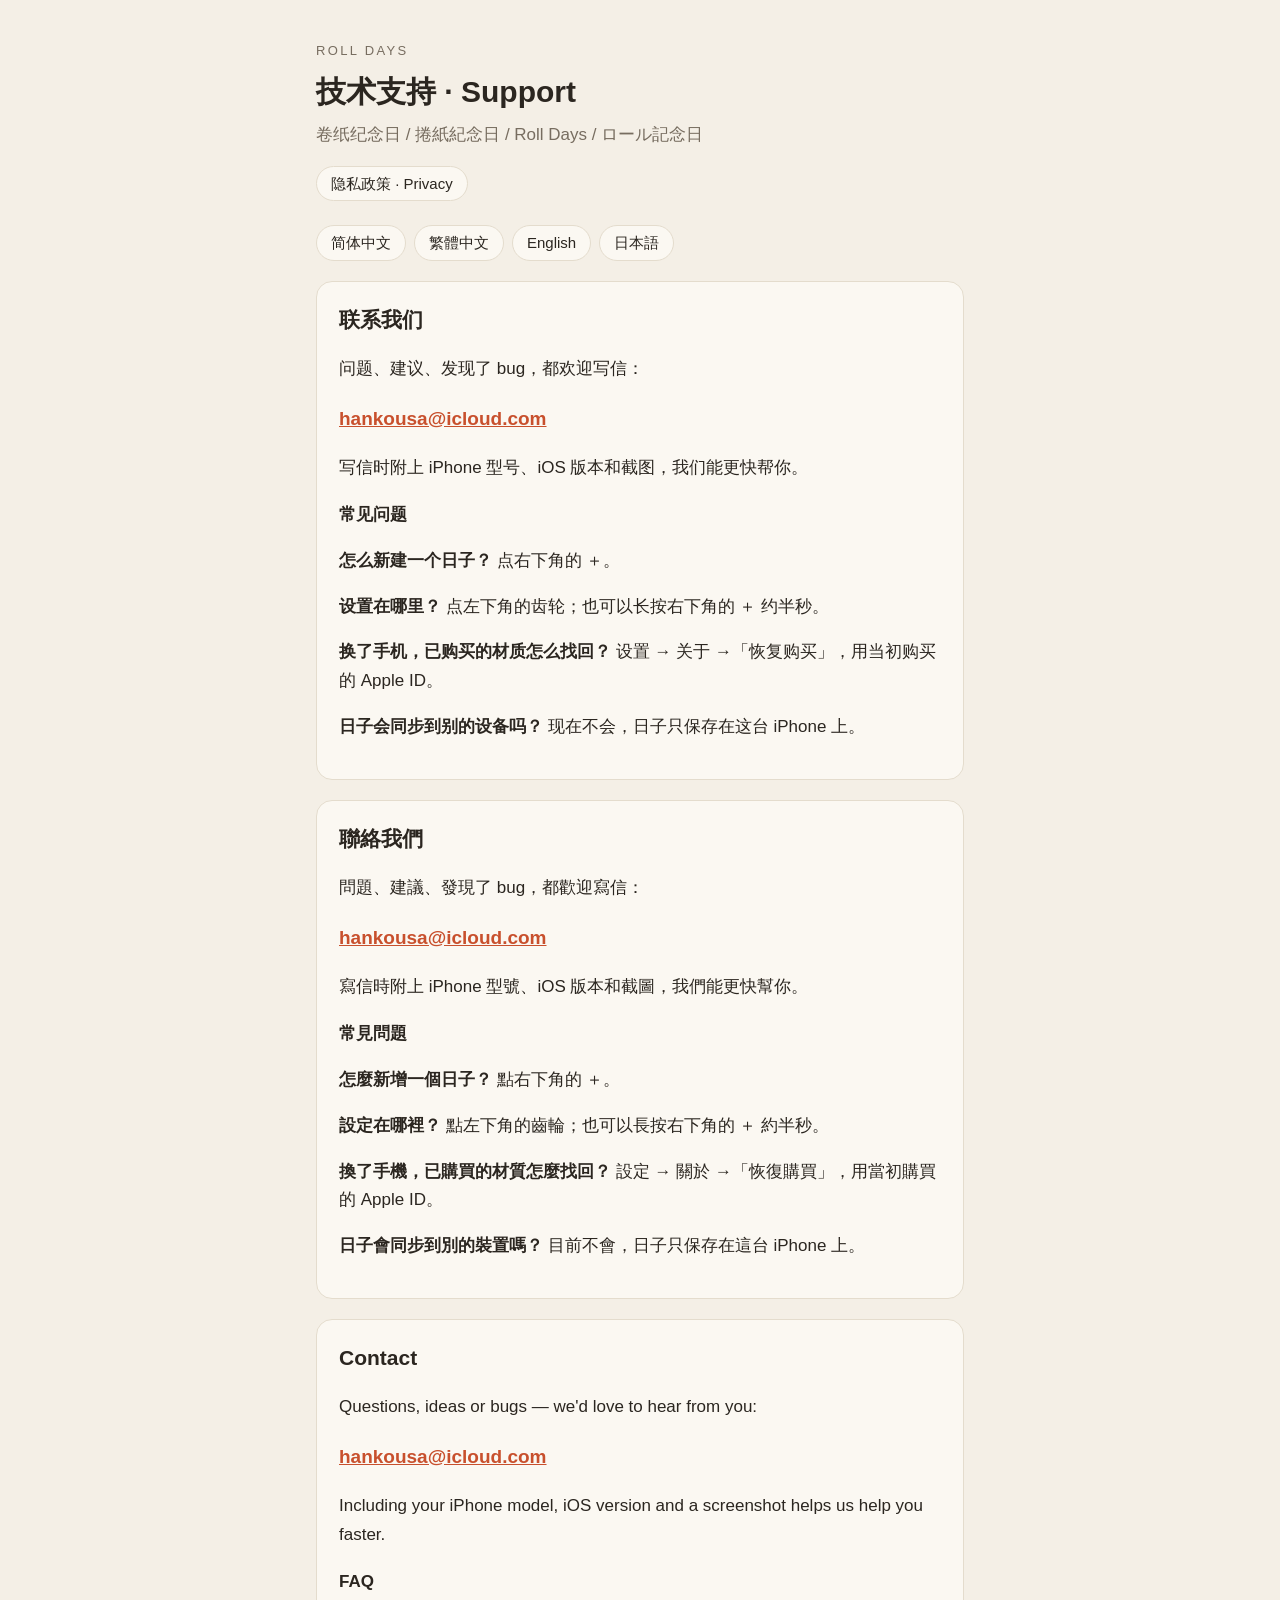
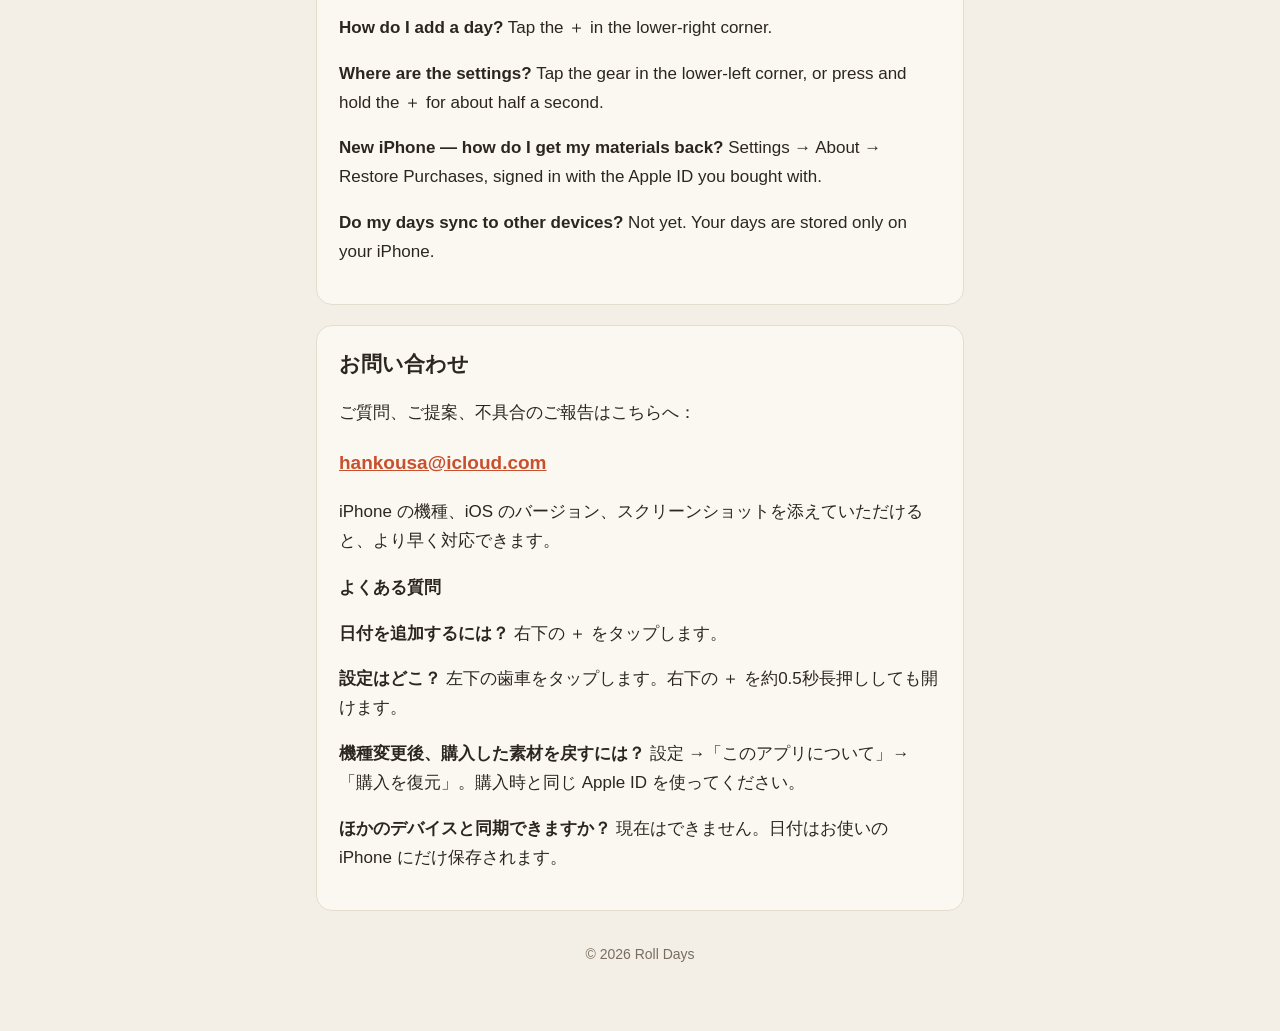
<file: index.html>
<!doctype html>
<html lang="zh-Hans">
<head>
<meta charset="utf-8">
<meta name="viewport" content="width=device-width, initial-scale=1">
<title>卷纸纪念日 · 技术支持 | Roll Days Support</title>
<link rel="stylesheet" href="style.css">
</head>
<body>
<main>
<header>
  <p class="brand">ROLL DAYS</p>
  <h1>技术支持 · Support</h1>
  <p>卷纸纪念日 / 捲紙紀念日 / Roll Days / ロール記念日</p>
  <nav class="pages"><a href="privacy.html">隐私政策 · Privacy</a></nav>
  <nav class="lang">
    <a href="#zh-hans">简体中文</a><a href="#zh-hant">繁體中文</a><a href="#en">English</a><a href="#ja">日本語</a>
  </nav>
</header>

<section id="zh-hans" lang="zh-Hans">
  <h2>联系我们</h2>
  <p>问题、建议、发现了 bug，都欢迎写信：</p>
  <p class="mail"><a href="mailto:hankousa@icloud.com">hankousa@icloud.com</a></p>
  <p>写信时附上 iPhone 型号、iOS 版本和截图，我们能更快帮你。</p>
  <h3>常见问题</h3>
  <p><strong>怎么新建一个日子？</strong> 点右下角的 ＋。</p>
  <p><strong>设置在哪里？</strong> 点左下角的齿轮；也可以长按右下角的 ＋ 约半秒。</p>
  <p><strong>换了手机，已购买的材质怎么找回？</strong> 设置 → 关于 →「恢复购买」，用当初购买的 Apple ID。</p>
  <p><strong>日子会同步到别的设备吗？</strong> 现在不会，日子只保存在这台 iPhone 上。</p>
</section>

<section id="zh-hant" lang="zh-Hant">
  <h2>聯絡我們</h2>
  <p>問題、建議、發現了 bug，都歡迎寫信：</p>
  <p class="mail"><a href="mailto:hankousa@icloud.com">hankousa@icloud.com</a></p>
  <p>寫信時附上 iPhone 型號、iOS 版本和截圖，我們能更快幫你。</p>
  <h3>常見問題</h3>
  <p><strong>怎麼新增一個日子？</strong> 點右下角的 ＋。</p>
  <p><strong>設定在哪裡？</strong> 點左下角的齒輪；也可以長按右下角的 ＋ 約半秒。</p>
  <p><strong>換了手機，已購買的材質怎麼找回？</strong> 設定 → 關於 →「恢復購買」，用當初購買的 Apple ID。</p>
  <p><strong>日子會同步到別的裝置嗎？</strong> 目前不會，日子只保存在這台 iPhone 上。</p>
</section>

<section id="en" lang="en">
  <h2>Contact</h2>
  <p>Questions, ideas or bugs — we'd love to hear from you:</p>
  <p class="mail"><a href="mailto:hankousa@icloud.com">hankousa@icloud.com</a></p>
  <p>Including your iPhone model, iOS version and a screenshot helps us help you faster.</p>
  <h3>FAQ</h3>
  <p><strong>How do I add a day?</strong> Tap the ＋ in the lower-right corner.</p>
  <p><strong>Where are the settings?</strong> Tap the gear in the lower-left corner, or press and hold the ＋ for about half a second.</p>
  <p><strong>New iPhone — how do I get my materials back?</strong> Settings → About → Restore Purchases, signed in with the Apple ID you bought with.</p>
  <p><strong>Do my days sync to other devices?</strong> Not yet. Your days are stored only on your iPhone.</p>
</section>

<section id="ja" lang="ja">
  <h2>お問い合わせ</h2>
  <p>ご質問、ご提案、不具合のご報告はこちらへ：</p>
  <p class="mail"><a href="mailto:hankousa@icloud.com">hankousa@icloud.com</a></p>
  <p>iPhone の機種、iOS のバージョン、スクリーンショットを添えていただけると、より早く対応できます。</p>
  <h3>よくある質問</h3>
  <p><strong>日付を追加するには？</strong> 右下の ＋ をタップします。</p>
  <p><strong>設定はどこ？</strong> 左下の歯車をタップします。右下の ＋ を約0.5秒長押ししても開けます。</p>
  <p><strong>機種変更後、購入した素材を戻すには？</strong> 設定 →「このアプリについて」→「購入を復元」。購入時と同じ Apple ID を使ってください。</p>
  <p><strong>ほかのデバイスと同期できますか？</strong> 現在はできません。日付はお使いの iPhone にだけ保存されます。</p>
</section>

<footer>© 2026 Roll Days</footer>
</main>
</body>
</html>
</file>
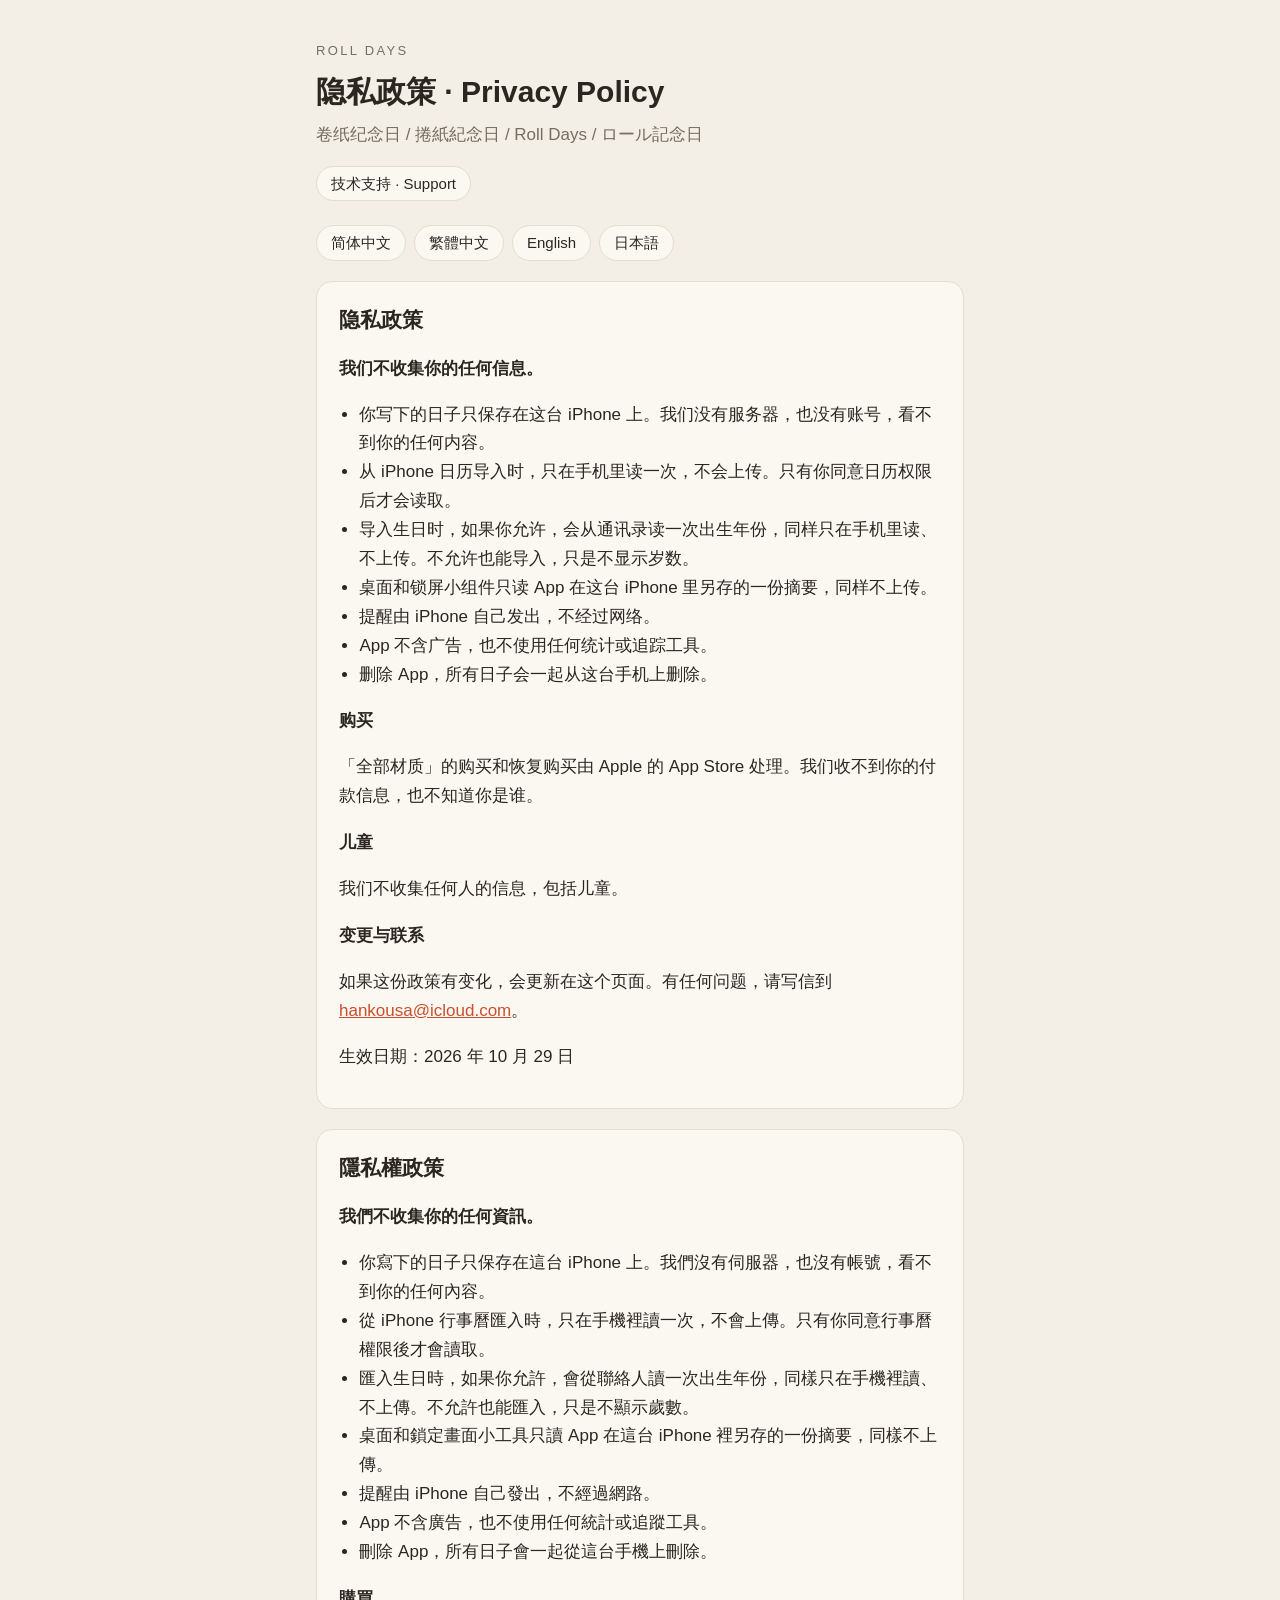
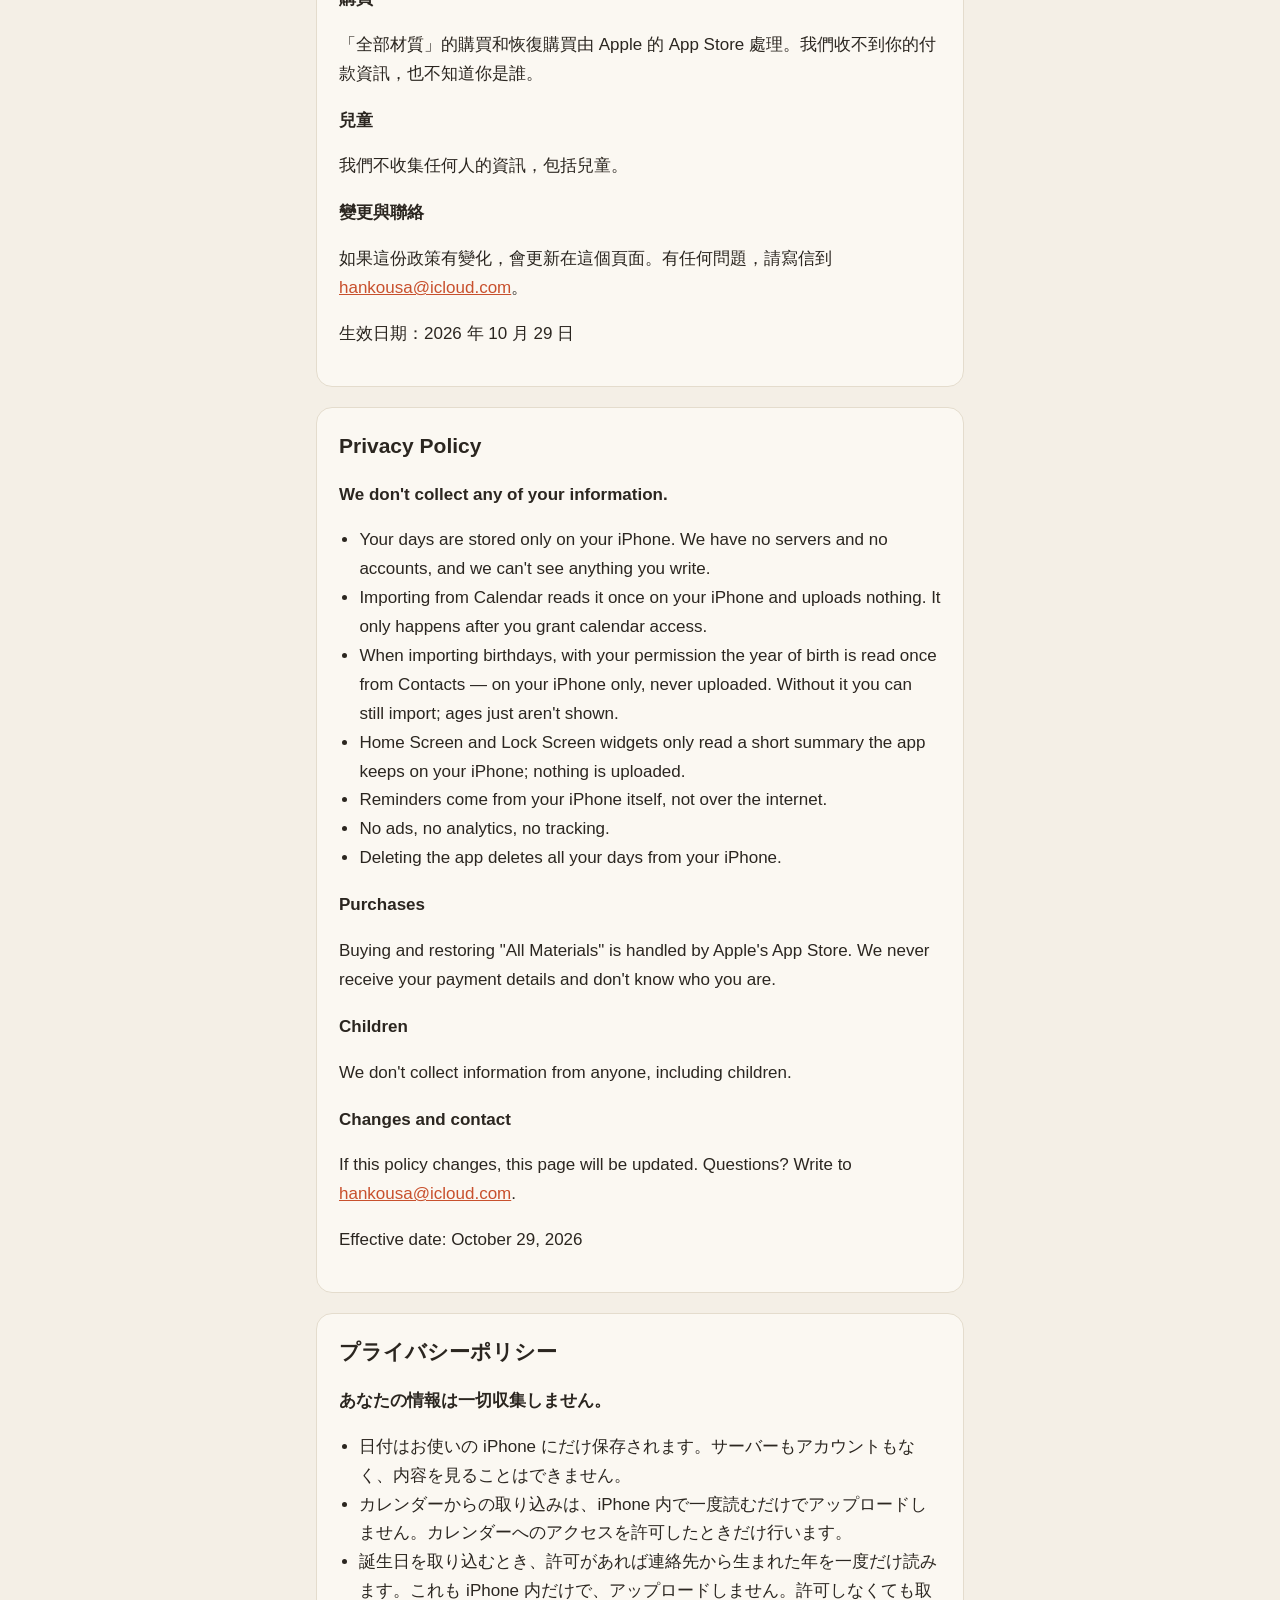
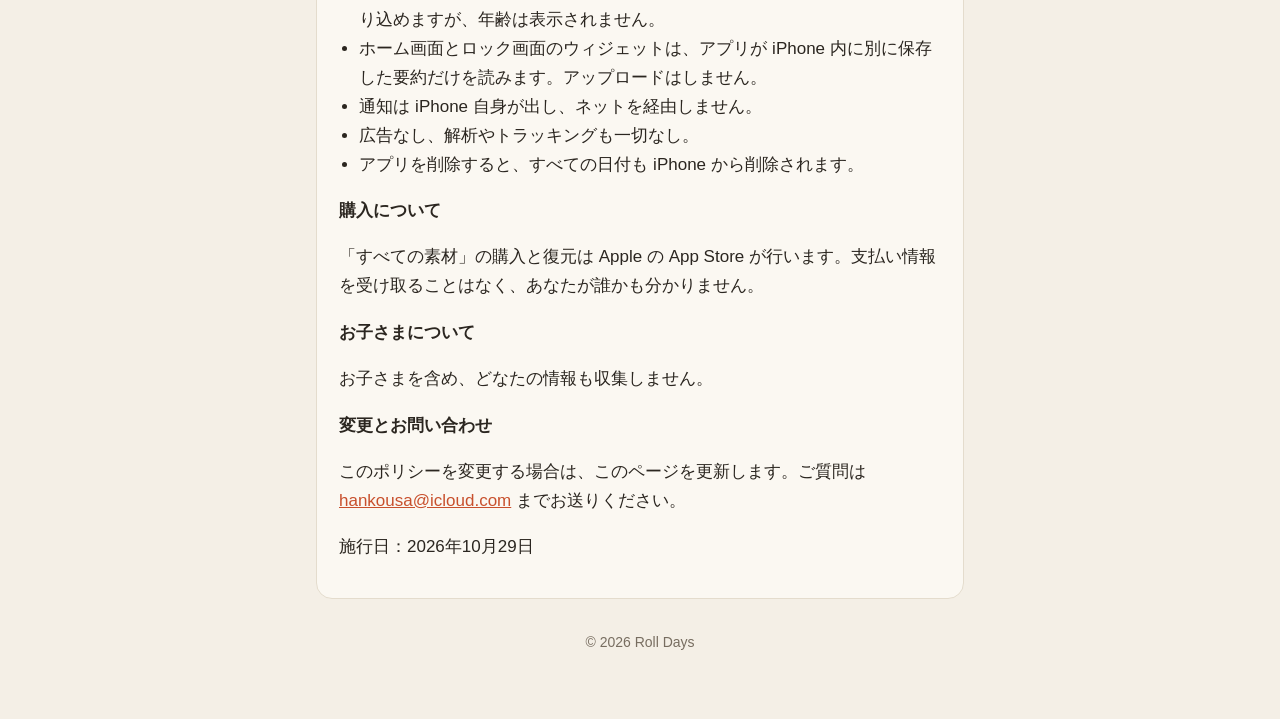
<file: privacy.html>
<!doctype html>
<html lang="zh-Hans">
<head>
<meta charset="utf-8">
<meta name="viewport" content="width=device-width, initial-scale=1">
<title>卷纸纪念日 · 隐私政策 | Roll Days Privacy Policy</title>
<link rel="stylesheet" href="style.css">
</head>
<body>
<main>
<header>
  <p class="brand">ROLL DAYS</p>
  <h1>隐私政策 · Privacy Policy</h1>
  <p>卷纸纪念日 / 捲紙紀念日 / Roll Days / ロール記念日</p>
  <nav class="pages"><a href="index.html">技术支持 · Support</a></nav>
  <nav class="lang">
    <a href="#zh-hans">简体中文</a><a href="#zh-hant">繁體中文</a><a href="#en">English</a><a href="#ja">日本語</a>
  </nav>
</header>

<section id="zh-hans" lang="zh-Hans">
  <h2>隐私政策</h2>
  <p><strong>我们不收集你的任何信息。</strong></p>
  <ul>
    <li>你写下的日子只保存在这台 iPhone 上。我们没有服务器，也没有账号，看不到你的任何内容。</li>
    <li>从 iPhone 日历导入时，只在手机里读一次，不会上传。只有你同意日历权限后才会读取。</li>
    <li>导入生日时，如果你允许，会从通讯录读一次出生年份，同样只在手机里读、不上传。不允许也能导入，只是不显示岁数。</li>
    <li>桌面和锁屏小组件只读 App 在这台 iPhone 里另存的一份摘要，同样不上传。</li>
    <li>提醒由 iPhone 自己发出，不经过网络。</li>
    <li>App 不含广告，也不使用任何统计或追踪工具。</li>
    <li>删除 App，所有日子会一起从这台手机上删除。</li>
  </ul>
  <h3>购买</h3>
  <p>「全部材质」的购买和恢复购买由 Apple 的 App Store 处理。我们收不到你的付款信息，也不知道你是谁。</p>
  <h3>儿童</h3>
  <p>我们不收集任何人的信息，包括儿童。</p>
  <h3>变更与联系</h3>
  <p>如果这份政策有变化，会更新在这个页面。有任何问题，请写信到 <a href="mailto:hankousa@icloud.com">hankousa@icloud.com</a>。</p>
  <p>生效日期：2026 年 10 月 29 日</p>
</section>

<section id="zh-hant" lang="zh-Hant">
  <h2>隱私權政策</h2>
  <p><strong>我們不收集你的任何資訊。</strong></p>
  <ul>
    <li>你寫下的日子只保存在這台 iPhone 上。我們沒有伺服器，也沒有帳號，看不到你的任何內容。</li>
    <li>從 iPhone 行事曆匯入時，只在手機裡讀一次，不會上傳。只有你同意行事曆權限後才會讀取。</li>
    <li>匯入生日時，如果你允許，會從聯絡人讀一次出生年份，同樣只在手機裡讀、不上傳。不允許也能匯入，只是不顯示歲數。</li>
    <li>桌面和鎖定畫面小工具只讀 App 在這台 iPhone 裡另存的一份摘要，同樣不上傳。</li>
    <li>提醒由 iPhone 自己發出，不經過網路。</li>
    <li>App 不含廣告，也不使用任何統計或追蹤工具。</li>
    <li>刪除 App，所有日子會一起從這台手機上刪除。</li>
  </ul>
  <h3>購買</h3>
  <p>「全部材質」的購買和恢復購買由 Apple 的 App Store 處理。我們收不到你的付款資訊，也不知道你是誰。</p>
  <h3>兒童</h3>
  <p>我們不收集任何人的資訊，包括兒童。</p>
  <h3>變更與聯絡</h3>
  <p>如果這份政策有變化，會更新在這個頁面。有任何問題，請寫信到 <a href="mailto:hankousa@icloud.com">hankousa@icloud.com</a>。</p>
  <p>生效日期：2026 年 10 月 29 日</p>
</section>

<section id="en" lang="en">
  <h2>Privacy Policy</h2>
  <p><strong>We don't collect any of your information.</strong></p>
  <ul>
    <li>Your days are stored only on your iPhone. We have no servers and no accounts, and we can't see anything you write.</li>
    <li>Importing from Calendar reads it once on your iPhone and uploads nothing. It only happens after you grant calendar access.</li>
    <li>When importing birthdays, with your permission the year of birth is read once from Contacts — on your iPhone only, never uploaded. Without it you can still import; ages just aren't shown.</li>
    <li>Home Screen and Lock Screen widgets only read a short summary the app keeps on your iPhone; nothing is uploaded.</li>
    <li>Reminders come from your iPhone itself, not over the internet.</li>
    <li>No ads, no analytics, no tracking.</li>
    <li>Deleting the app deletes all your days from your iPhone.</li>
  </ul>
  <h3>Purchases</h3>
  <p>Buying and restoring "All Materials" is handled by Apple's App Store. We never receive your payment details and don't know who you are.</p>
  <h3>Children</h3>
  <p>We don't collect information from anyone, including children.</p>
  <h3>Changes and contact</h3>
  <p>If this policy changes, this page will be updated. Questions? Write to <a href="mailto:hankousa@icloud.com">hankousa@icloud.com</a>.</p>
  <p>Effective date: October 29, 2026</p>
</section>

<section id="ja" lang="ja">
  <h2>プライバシーポリシー</h2>
  <p><strong>あなたの情報は一切収集しません。</strong></p>
  <ul>
    <li>日付はお使いの iPhone にだけ保存されます。サーバーもアカウントもなく、内容を見ることはできません。</li>
    <li>カレンダーからの取り込みは、iPhone 内で一度読むだけでアップロードしません。カレンダーへのアクセスを許可したときだけ行います。</li>
    <li>誕生日を取り込むとき、許可があれば連絡先から生まれた年を一度だけ読みます。これも iPhone 内だけで、アップロードしません。許可しなくても取り込めますが、年齢は表示されません。</li>
    <li>ホーム画面とロック画面のウィジェットは、アプリが iPhone 内に別に保存した要約だけを読みます。アップロードはしません。</li>
    <li>通知は iPhone 自身が出し、ネットを経由しません。</li>
    <li>広告なし、解析やトラッキングも一切なし。</li>
    <li>アプリを削除すると、すべての日付も iPhone から削除されます。</li>
  </ul>
  <h3>購入について</h3>
  <p>「すべての素材」の購入と復元は Apple の App Store が行います。支払い情報を受け取ることはなく、あなたが誰かも分かりません。</p>
  <h3>お子さまについて</h3>
  <p>お子さまを含め、どなたの情報も収集しません。</p>
  <h3>変更とお問い合わせ</h3>
  <p>このポリシーを変更する場合は、このページを更新します。ご質問は <a href="mailto:hankousa@icloud.com">hankousa@icloud.com</a> までお送りください。</p>
  <p>施行日：2026年10月29日</p>
</section>

<footer>© 2026 Roll Days</footer>
</main>
</body>
</html>
</file>
<file: style.css>
:root {
  --bg: #f4efe6; --card: #fbf8f2; --ink: #2b2620; --muted: #776d60;
  --accent: #c8502d; --line: #e4dccd;
}
@media (prefers-color-scheme: dark) {
  :root { --bg: #1d1a16; --card: #26221d; --ink: #eee6da; --muted: #a89c8c; --accent: #e9774f; --line: #3a342c; }
}
* { box-sizing: border-box; }
body {
  margin: 0; background: var(--bg); color: var(--ink);
  font: 17px/1.7 -apple-system, BlinkMacSystemFont, "PingFang SC", "Hiragino Sans", "Noto Sans CJK SC", sans-serif;
}
main { max-width: 680px; margin: 0 auto; padding: 40px 16px 64px; }
header .brand { font-size: 13px; letter-spacing: .18em; color: var(--muted); margin: 0; }
header h1 { font-size: 30px; margin: 4px 0 4px; }
header p { margin: 0; color: var(--muted); }
nav.lang { display: flex; flex-wrap: wrap; gap: 8px; margin: 24px 0 8px; }
nav.lang a, nav.pages a {
  color: var(--ink); text-decoration: none; border: 1px solid var(--line);
  background: var(--card); border-radius: 999px; padding: 4px 14px; font-size: 15px;
}
nav.pages { display: flex; gap: 8px; margin-top: 16px; }
section {
  background: var(--card); border: 1px solid var(--line); border-radius: 16px;
  padding: 20px 22px; margin-top: 20px;
}
section h2 { font-size: 21px; margin: 0 0 8px; }
section h3 { font-size: 17px; margin: 18px 0 4px; }
section ul { padding-left: 1.2em; margin: 8px 0; }
a { color: var(--accent); }
.mail { font-size: 19px; font-weight: 600; }
footer { margin-top: 32px; color: var(--muted); font-size: 14px; text-align: center; }
</file>
